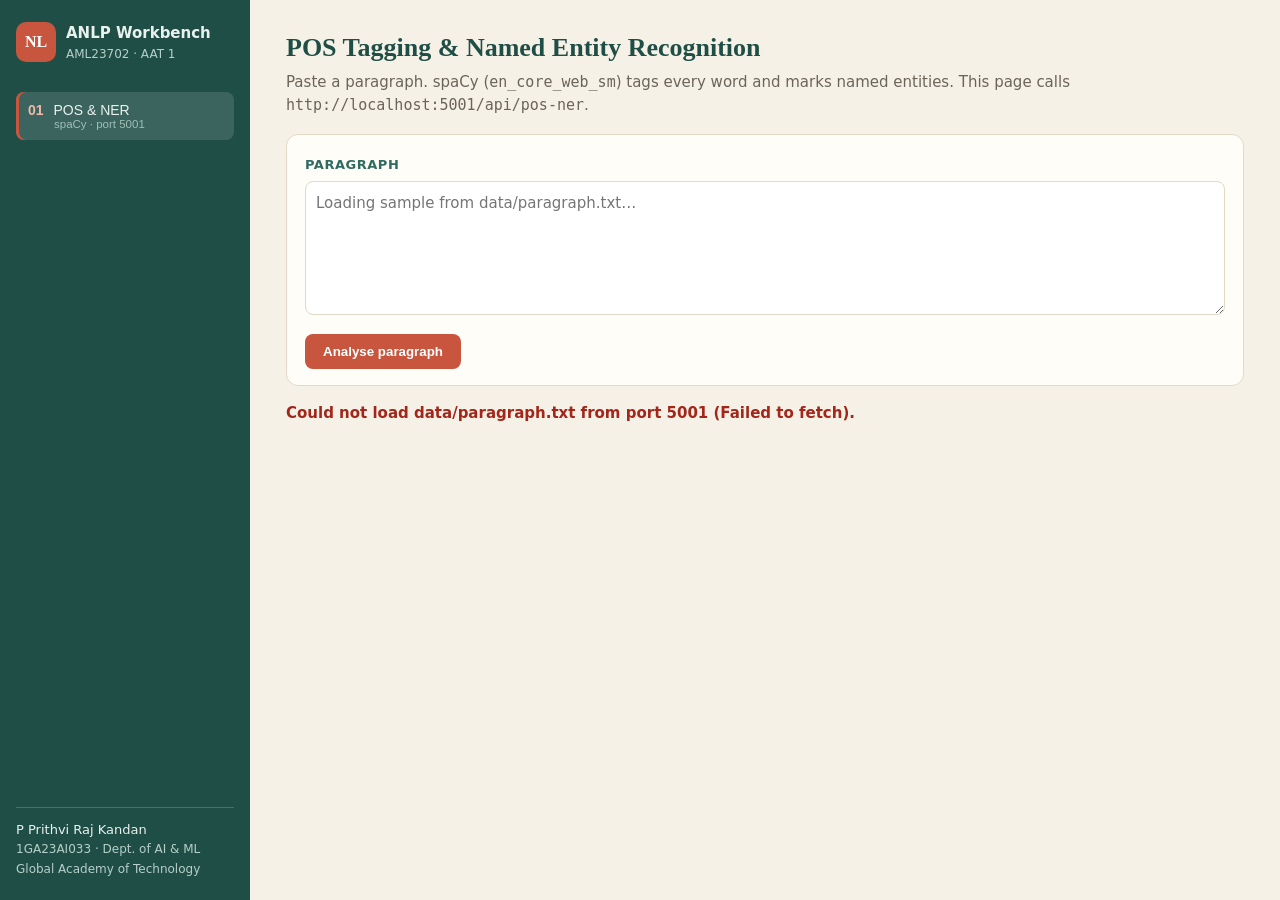
<file: AAT1/frontend/index.html>
<!DOCTYPE html>
<html lang="en">
<head>
<meta charset="UTF-8"><meta name="viewport" content="width=device-width, initial-scale=1">
<title>AAT1 · POS &amp; NER · AML23702</title>
<link rel="stylesheet" href="style.css">
</head>
<body>
<aside class="side">
  <div class="brand"><span class="mark">NL</span><div><b>ANLP Workbench</b><small>AML23702 · AAT 1</small></div></div>
  <nav id="nav">
    <button class="active"><i>01</i> POS &amp; NER <em>spaCy · port 5001</em></button>
  </nav>
  <div class="who">P Prithvi Raj Kandan<br><span>1GA23AI033 · Dept. of AI &amp; ML</span><br><span>Global Academy of Technology</span></div>
</aside>

<main>
<section id="q1">
  <header><h1>POS Tagging &amp; Named Entity Recognition</h1><p>Paste a paragraph. spaCy (<code>en_core_web_sm</code>) tags every word and marks named entities. This page calls <code>http://localhost:5001/api/pos-ner</code>.</p></header>
  <div class="card">
    <label>Paragraph</label>
    <textarea id="q1-text" rows="5" placeholder="Loading sample from data/paragraph.txt…"></textarea>
    <button class="go" id="q1-go" onclick="runQ1()">Analyse paragraph</button>
  </div>
  <div id="q1-out" class="out"></div>
</section>
</main>
<script src="app.js"></script>
</body>
</html>
</file>
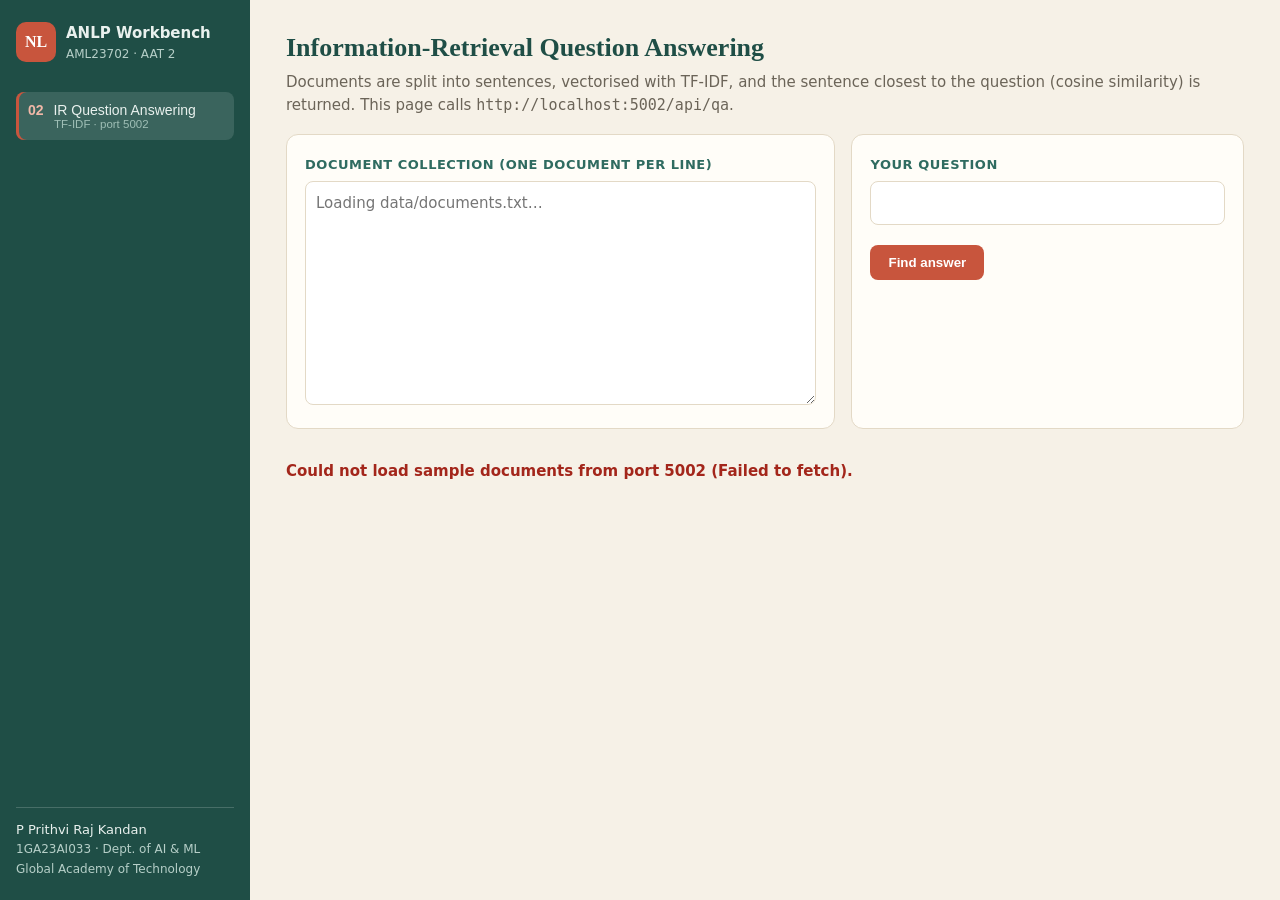
<file: AAT2/frontend/index.html>
<!DOCTYPE html>
<html lang="en">
<head>
<meta charset="UTF-8"><meta name="viewport" content="width=device-width, initial-scale=1">
<title>AAT2 · IR Question Answering · AML23702</title>
<link rel="stylesheet" href="style.css">
</head>
<body>
<aside class="side">
  <div class="brand"><span class="mark">NL</span><div><b>ANLP Workbench</b><small>AML23702 · AAT 2</small></div></div>
  <nav id="nav">
    <button class="active"><i>02</i> IR Question Answering <em>TF-IDF · port 5002</em></button>
  </nav>
  <div class="who">P Prithvi Raj Kandan<br><span>1GA23AI033 · Dept. of AI &amp; ML</span><br><span>Global Academy of Technology</span></div>
</aside>

<main>
<section id="q2">
  <header><h1>Information-Retrieval Question Answering</h1><p>Documents are split into sentences, vectorised with TF-IDF, and the sentence closest to the question (cosine similarity) is returned. This page calls <code>http://localhost:5002/api/qa</code>.</p></header>
  <div class="grid2">
    <div class="card">
      <label>Document collection (one document per line)</label>
      <textarea id="q2-docs" rows="9" placeholder="Loading data/documents.txt…"></textarea>
    </div>
    <div class="card">
      <label>Your question</label>
      <input id="q2-q" value="">
      <div class="chips" id="q2-chips" data-target="q2-q"></div>
      <button class="go" onclick="runQ2()">Find answer</button>
    </div>
  </div>
  <div id="q2-out" class="out"></div>
</section>
</main>
<script src="app.js"></script>
</body>
</html>
</file>
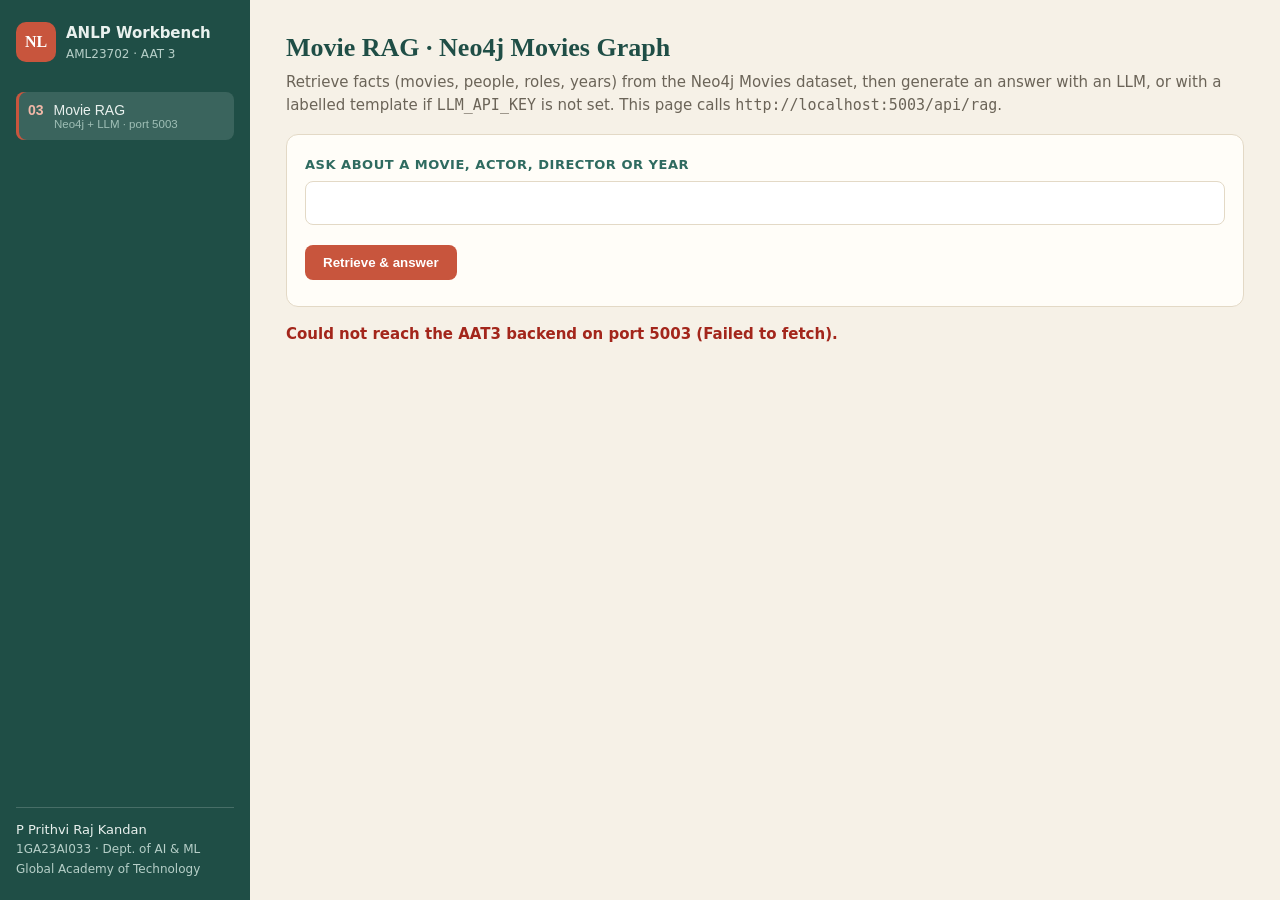
<file: AAT3/frontend/index.html>
<!DOCTYPE html>
<html lang="en">
<head>
<meta charset="UTF-8"><meta name="viewport" content="width=device-width, initial-scale=1">
<title>AAT3 · Movie RAG · AML23702</title>
<link rel="stylesheet" href="style.css">
</head>
<body>
<aside class="side">
  <div class="brand"><span class="mark">NL</span><div><b>ANLP Workbench</b><small>AML23702 · AAT 3</small></div></div>
  <nav id="nav">
    <button class="active"><i>03</i> Movie RAG <em>Neo4j + LLM · port 5003</em></button>
  </nav>
  <div class="who">P Prithvi Raj Kandan<br><span>1GA23AI033 · Dept. of AI &amp; ML</span><br><span>Global Academy of Technology</span></div>
</aside>

<main>
<section id="q3">
  <header><h1>Movie RAG · Neo4j Movies Graph</h1><p>Retrieve facts (movies, people, roles, years) from the Neo4j Movies dataset, then generate an answer with an LLM, or with a labelled template if <code>LLM_API_KEY</code> is not set. This page calls <code>http://localhost:5003/api/rag</code>.</p></header>
  <div class="card">
    <label>Ask about a movie, actor, director or year</label>
    <input id="q3-q" value="">
    <div class="chips" id="q3-chips" data-target="q3-q"></div>
    <button class="go" onclick="runQ3()">Retrieve &amp; answer</button>
    <div id="q3-status" class="status"></div>
  </div>
  <div id="q3-out" class="out"></div>
</section>
</main>
<script src="app.js"></script>
</body>
</html>
</file>
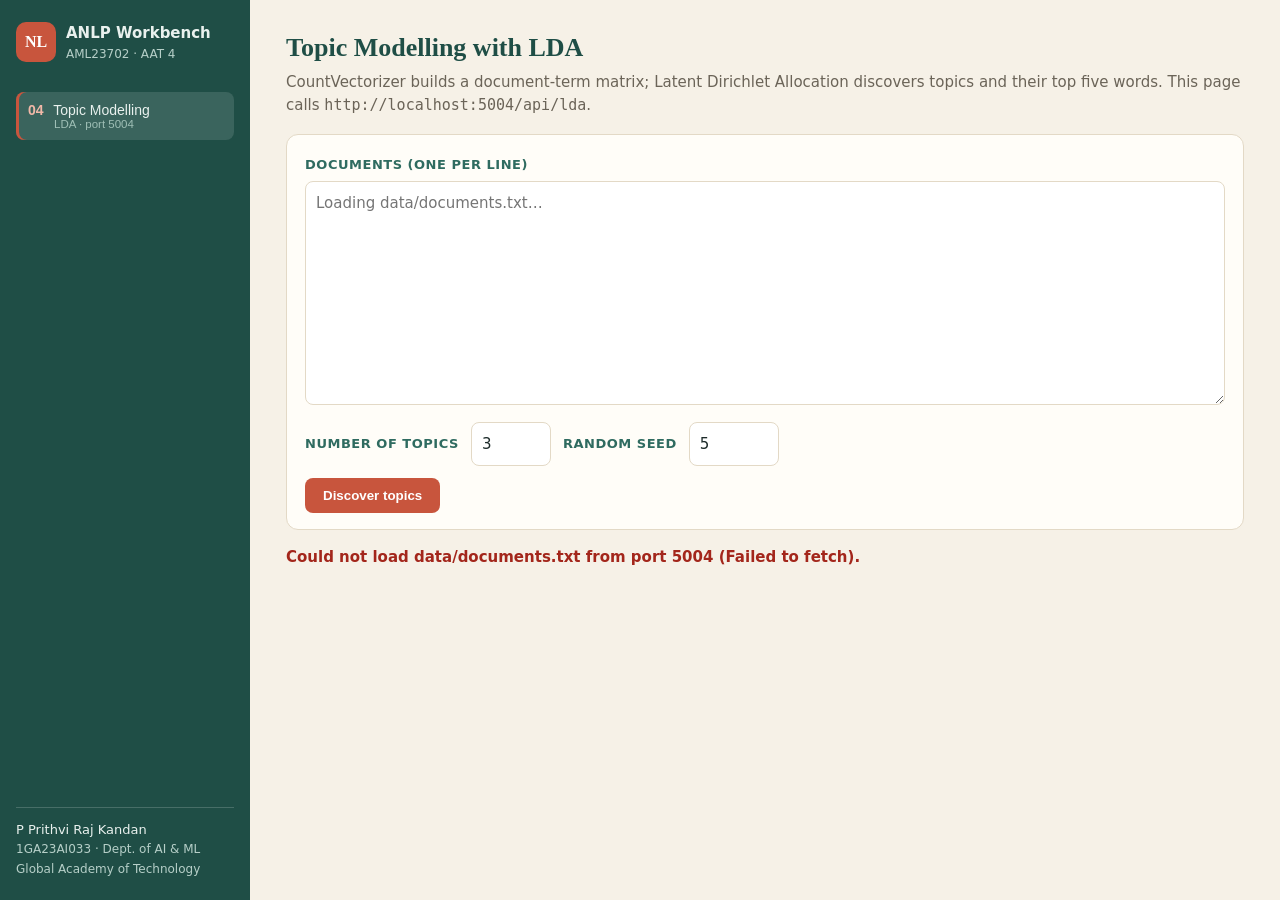
<file: AAT4/frontend/index.html>
<!DOCTYPE html>
<html lang="en">
<head>
<meta charset="UTF-8"><meta name="viewport" content="width=device-width, initial-scale=1">
<title>AAT4 · LDA Topic Modelling · AML23702</title>
<link rel="stylesheet" href="style.css">
</head>
<body>
<aside class="side">
  <div class="brand"><span class="mark">NL</span><div><b>ANLP Workbench</b><small>AML23702 · AAT 4</small></div></div>
  <nav id="nav">
    <button class="active"><i>04</i> Topic Modelling <em>LDA · port 5004</em></button>
  </nav>
  <div class="who">P Prithvi Raj Kandan<br><span>1GA23AI033 · Dept. of AI &amp; ML</span><br><span>Global Academy of Technology</span></div>
</aside>

<main>
<section id="q4">
  <header><h1>Topic Modelling with LDA</h1><p>CountVectorizer builds a document-term matrix; Latent Dirichlet Allocation discovers topics and their top five words. This page calls <code>http://localhost:5004/api/lda</code>.</p></header>
  <div class="card">
    <label>Documents (one per line)</label>
    <textarea id="q4-docs" rows="9" placeholder="Loading data/documents.txt…"></textarea>
    <div class="row"><label>Number of topics</label><input id="q4-k" type="number" value="3" min="2" max="8" style="width:80px"><label>Random seed</label><input id="q4-seed" type="number" value="5" style="width:90px"></div>
    <button class="go" onclick="runQ4()">Discover topics</button>
  </div>
  <div id="q4-out" class="out"></div>
</section>
</main>
<script src="app.js"></script>
</body>
</html>
</file>
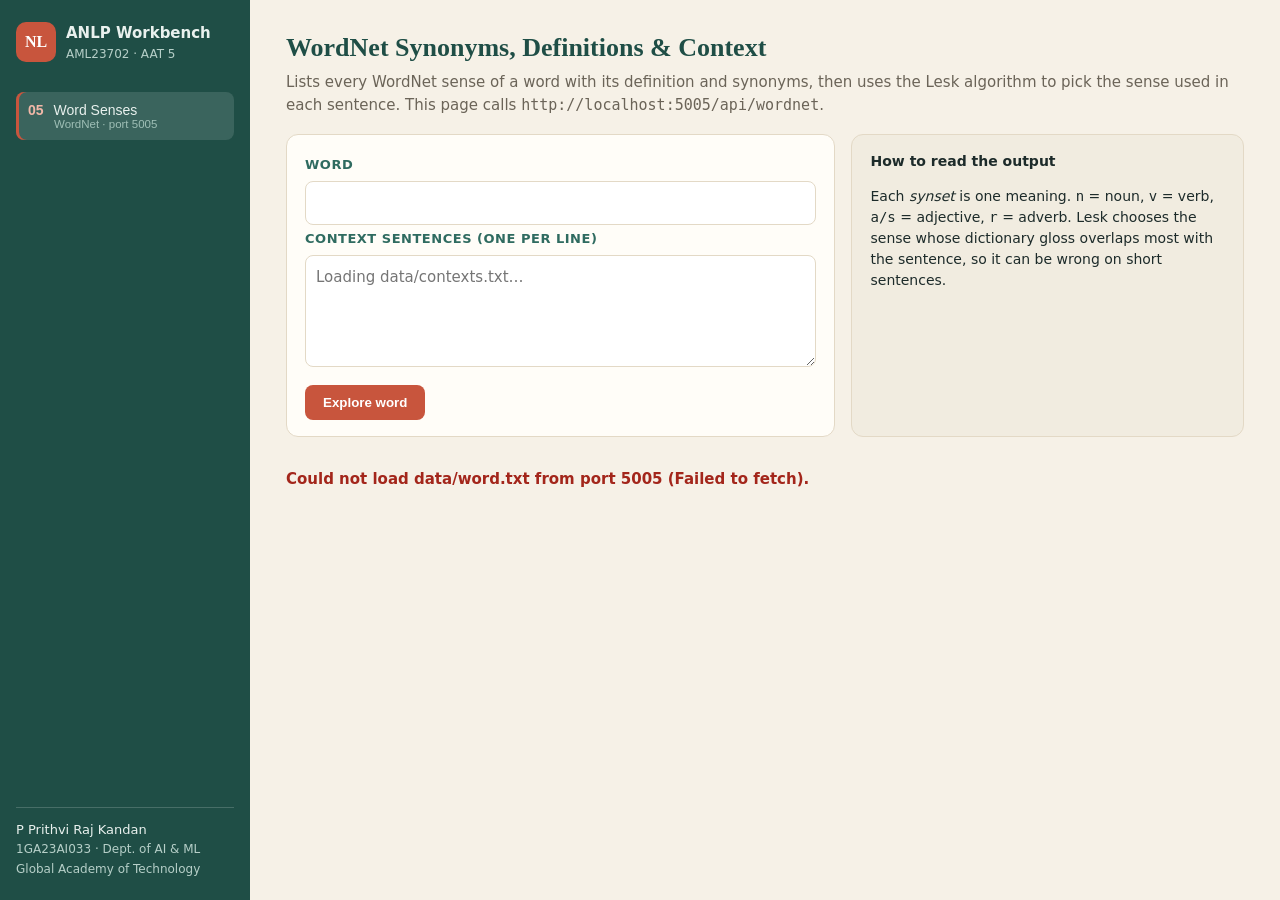
<file: AAT5/frontend/index.html>
<!DOCTYPE html>
<html lang="en">
<head>
<meta charset="UTF-8"><meta name="viewport" content="width=device-width, initial-scale=1">
<title>AAT5 · WordNet Senses · AML23702</title>
<link rel="stylesheet" href="style.css">
</head>
<body>
<aside class="side">
  <div class="brand"><span class="mark">NL</span><div><b>ANLP Workbench</b><small>AML23702 · AAT 5</small></div></div>
  <nav id="nav">
    <button class="active"><i>05</i> Word Senses <em>WordNet · port 5005</em></button>
  </nav>
  <div class="who">P Prithvi Raj Kandan<br><span>1GA23AI033 · Dept. of AI &amp; ML</span><br><span>Global Academy of Technology</span></div>
</aside>

<main>
<section id="q5">
  <header><h1>WordNet Synonyms, Definitions &amp; Context</h1><p>Lists every WordNet sense of a word with its definition and synonyms, then uses the Lesk algorithm to pick the sense used in each sentence. This page calls <code>http://localhost:5005/api/wordnet</code>.</p></header>
  <div class="grid2">
    <div class="card">
      <label>Word</label>
      <input id="q5-w" value="">
      <label>Context sentences (one per line)</label>
      <textarea id="q5-ctx" rows="4" placeholder="Loading data/contexts.txt…"></textarea>
      <button class="go" onclick="runQ5()">Explore word</button>
    </div>
    <div class="card note"><b>How to read the output</b><p>Each <i>synset</i> is one meaning. <code>n</code> = noun, <code>v</code> = verb, <code>a/s</code> = adjective, <code>r</code> = adverb. Lesk chooses the sense whose dictionary gloss overlaps most with the sentence, so it can be wrong on short sentences.</p></div>
  </div>
  <div id="q5-out" class="out"></div>
</section>
</main>
<script src="app.js"></script>
</body>
</html>
</file>
<file: AAT1/frontend/style.css>
:root{--ink:#1d2b2a;--green:#1f4e46;--green2:#2f6b60;--clay:#c8553d;--sand:#f6f1e7;--card:#fffdf8;--line:#e3d9c6;--muted:#6b6458}
*{box-sizing:border-box}
body{margin:0;display:flex;min-height:100vh;background:linear-gradient(to right,var(--green) 250px,var(--sand) 250px);color:var(--ink);font:15px/1.5 "Segoe UI",system-ui,sans-serif}
.side{width:250px;background:var(--green);color:#e9f1ee;padding:22px 16px;display:flex;flex-direction:column;position:sticky;top:0;height:100vh}
.brand{display:flex;gap:10px;align-items:center;margin-bottom:26px}
.brand .mark{width:40px;height:40px;border-radius:10px;background:var(--clay);display:grid;place-items:center;font:700 16px Georgia,serif;color:#fff}
.brand small{display:block;color:#b6cfc8;font-size:12px}
nav button{display:block;width:100%;text-align:left;background:none;border:0;color:#e9f1ee;padding:10px 12px;border-radius:8px;margin:3px 0;cursor:pointer;font-size:14px}
nav button i{font-style:normal;font-weight:700;color:#f2b8a8;margin-right:6px}
nav button em{display:block;font-style:normal;font-size:11.5px;color:#9fbfb6;margin-left:26px}
nav button.active,nav button:hover{background:rgba(255,255,255,.12)}
nav button.active{box-shadow:inset 3px 0 0 var(--clay)}
.who{margin-top:auto;font-size:13px;border-top:1px solid rgba(255,255,255,.18);padding-top:12px}
.who span{color:#b6cfc8;font-size:12px}
main{flex:1;padding:28px 36px;max-width:1150px}
.tab{display:none}.tab.show{display:block}
header h1{font-family:Georgia,serif;font-weight:600;color:var(--green);margin:0 0 4px;font-size:26px}
header p{margin:0 0 18px;color:var(--muted)}
.card{background:var(--card);border:1px solid var(--line);border-radius:12px;padding:16px 18px;margin-bottom:16px}
.card.note{background:#f1ece0;font-size:14px}
label{display:block;font-weight:600;font-size:13px;color:var(--green2);margin:4px 0 6px;text-transform:uppercase;letter-spacing:.04em}
textarea,input{width:100%;border:1px solid var(--line);border-radius:8px;padding:10px;font:inherit;background:#fff;color:var(--ink)}
textarea{resize:vertical}
.row{display:flex;gap:12px;align-items:center;margin-top:10px}.row label{margin:0}
.go{margin-top:12px;background:var(--clay);color:#fff;border:0;border-radius:8px;padding:10px 18px;font-weight:600;cursor:pointer}
.go:hover{background:#ad4430}
.grid2{display:grid;grid-template-columns:1.4fr 1fr;gap:16px}
.chips{display:flex;flex-wrap:wrap;gap:6px;margin-top:8px}
.chips span{font-size:12.5px;background:#eae3d3;border-radius:20px;padding:4px 10px;cursor:pointer}
.out h3{font-family:Georgia,serif;color:var(--green);margin:18px 0 8px;font-size:18px}
table{width:100%;border-collapse:collapse;background:var(--card);border:1px solid var(--line);border-radius:10px;overflow:hidden;font-size:13.5px}
th{background:#e8efe9;color:var(--green);text-align:left;padding:7px 10px;font-weight:600}
td{padding:6px 10px;border-top:1px solid #efe7d7}
.pos{display:inline-block;padding:1px 8px;border-radius:5px;font-size:12px;font-weight:700;background:#dfeae6;color:var(--green)}
.ent-view{background:var(--card);border:1px solid var(--line);border-radius:10px;padding:14px;line-height:2.2}
mark{padding:2px 6px;border-radius:5px;background:#f8d9cf}
mark b{font-size:10.5px;margin-left:5px;color:var(--clay)}
mark.GPE,mark.LOC{background:#d6eadf}mark.GPE b,mark.LOC b{color:#2f6b60}
mark.PERSON{background:#f3e2b3}mark.PERSON b{color:#8a5a00}
mark.DATE,mark.CARDINAL,mark.MONEY{background:#dde3f3}mark.DATE b,mark.CARDINAL b,mark.MONEY b{color:#36508a}
.answer{background:var(--green);color:#fff;border-radius:12px;padding:16px 18px;font-size:16px}
.answer small{display:block;color:#bfd8d1;font-size:12px;margin-bottom:4px;text-transform:uppercase;letter-spacing:.05em}
.bar{height:8px;background:var(--clay);border-radius:4px;display:inline-block;vertical-align:middle}
.status{margin-top:10px;font-size:12.5px;color:var(--muted)}
.tag{display:inline-block;font-size:12px;border-radius:5px;padding:2px 8px;margin:2px;background:#eae3d3}
.tag.fb{background:#fde2cf;color:#9a3b12;font-weight:600}
.topics{display:grid;grid-template-columns:repeat(auto-fill,minmax(230px,1fr));gap:12px}
.topic{background:var(--card);border:1px solid var(--line);border-top:4px solid var(--clay);border-radius:10px;padding:12px 14px}
.topic:nth-child(2){border-top-color:var(--green2)}.topic:nth-child(3){border-top-color:#d9a400}.topic:nth-child(4){border-top-color:#36508a}
.topic h4{margin:0 0 8px;font-family:Georgia,serif;color:var(--green)}
.topic div{display:flex;justify-content:space-between;font-size:13.5px;margin:3px 0}
ul.ctx{padding-left:18px;margin:6px 0;font-size:13.5px}
.err{color:#a3261b;font-weight:600}
</file>
<file: AAT2/frontend/style.css>
:root{--ink:#1d2b2a;--green:#1f4e46;--green2:#2f6b60;--clay:#c8553d;--sand:#f6f1e7;--card:#fffdf8;--line:#e3d9c6;--muted:#6b6458}
*{box-sizing:border-box}
body{margin:0;display:flex;min-height:100vh;background:linear-gradient(to right,var(--green) 250px,var(--sand) 250px);color:var(--ink);font:15px/1.5 "Segoe UI",system-ui,sans-serif}
.side{width:250px;background:var(--green);color:#e9f1ee;padding:22px 16px;display:flex;flex-direction:column;position:sticky;top:0;height:100vh}
.brand{display:flex;gap:10px;align-items:center;margin-bottom:26px}
.brand .mark{width:40px;height:40px;border-radius:10px;background:var(--clay);display:grid;place-items:center;font:700 16px Georgia,serif;color:#fff}
.brand small{display:block;color:#b6cfc8;font-size:12px}
nav button{display:block;width:100%;text-align:left;background:none;border:0;color:#e9f1ee;padding:10px 12px;border-radius:8px;margin:3px 0;cursor:pointer;font-size:14px}
nav button i{font-style:normal;font-weight:700;color:#f2b8a8;margin-right:6px}
nav button em{display:block;font-style:normal;font-size:11.5px;color:#9fbfb6;margin-left:26px}
nav button.active,nav button:hover{background:rgba(255,255,255,.12)}
nav button.active{box-shadow:inset 3px 0 0 var(--clay)}
.who{margin-top:auto;font-size:13px;border-top:1px solid rgba(255,255,255,.18);padding-top:12px}
.who span{color:#b6cfc8;font-size:12px}
main{flex:1;padding:28px 36px;max-width:1150px}
.tab{display:none}.tab.show{display:block}
header h1{font-family:Georgia,serif;font-weight:600;color:var(--green);margin:0 0 4px;font-size:26px}
header p{margin:0 0 18px;color:var(--muted)}
.card{background:var(--card);border:1px solid var(--line);border-radius:12px;padding:16px 18px;margin-bottom:16px}
.card.note{background:#f1ece0;font-size:14px}
label{display:block;font-weight:600;font-size:13px;color:var(--green2);margin:4px 0 6px;text-transform:uppercase;letter-spacing:.04em}
textarea,input{width:100%;border:1px solid var(--line);border-radius:8px;padding:10px;font:inherit;background:#fff;color:var(--ink)}
textarea{resize:vertical}
.row{display:flex;gap:12px;align-items:center;margin-top:10px}.row label{margin:0}
.go{margin-top:12px;background:var(--clay);color:#fff;border:0;border-radius:8px;padding:10px 18px;font-weight:600;cursor:pointer}
.go:hover{background:#ad4430}
.grid2{display:grid;grid-template-columns:1.4fr 1fr;gap:16px}
.chips{display:flex;flex-wrap:wrap;gap:6px;margin-top:8px}
.chips span{font-size:12.5px;background:#eae3d3;border-radius:20px;padding:4px 10px;cursor:pointer}
.out h3{font-family:Georgia,serif;color:var(--green);margin:18px 0 8px;font-size:18px}
table{width:100%;border-collapse:collapse;background:var(--card);border:1px solid var(--line);border-radius:10px;overflow:hidden;font-size:13.5px}
th{background:#e8efe9;color:var(--green);text-align:left;padding:7px 10px;font-weight:600}
td{padding:6px 10px;border-top:1px solid #efe7d7}
.pos{display:inline-block;padding:1px 8px;border-radius:5px;font-size:12px;font-weight:700;background:#dfeae6;color:var(--green)}
.ent-view{background:var(--card);border:1px solid var(--line);border-radius:10px;padding:14px;line-height:2.2}
mark{padding:2px 6px;border-radius:5px;background:#f8d9cf}
mark b{font-size:10.5px;margin-left:5px;color:var(--clay)}
mark.GPE,mark.LOC{background:#d6eadf}mark.GPE b,mark.LOC b{color:#2f6b60}
mark.PERSON{background:#f3e2b3}mark.PERSON b{color:#8a5a00}
mark.DATE,mark.CARDINAL,mark.MONEY{background:#dde3f3}mark.DATE b,mark.CARDINAL b,mark.MONEY b{color:#36508a}
.answer{background:var(--green);color:#fff;border-radius:12px;padding:16px 18px;font-size:16px}
.answer small{display:block;color:#bfd8d1;font-size:12px;margin-bottom:4px;text-transform:uppercase;letter-spacing:.05em}
.bar{height:8px;background:var(--clay);border-radius:4px;display:inline-block;vertical-align:middle}
.status{margin-top:10px;font-size:12.5px;color:var(--muted)}
.tag{display:inline-block;font-size:12px;border-radius:5px;padding:2px 8px;margin:2px;background:#eae3d3}
.tag.fb{background:#fde2cf;color:#9a3b12;font-weight:600}
.topics{display:grid;grid-template-columns:repeat(auto-fill,minmax(230px,1fr));gap:12px}
.topic{background:var(--card);border:1px solid var(--line);border-top:4px solid var(--clay);border-radius:10px;padding:12px 14px}
.topic:nth-child(2){border-top-color:var(--green2)}.topic:nth-child(3){border-top-color:#d9a400}.topic:nth-child(4){border-top-color:#36508a}
.topic h4{margin:0 0 8px;font-family:Georgia,serif;color:var(--green)}
.topic div{display:flex;justify-content:space-between;font-size:13.5px;margin:3px 0}
ul.ctx{padding-left:18px;margin:6px 0;font-size:13.5px}
.err{color:#a3261b;font-weight:600}
</file>
<file: AAT3/frontend/style.css>
:root{--ink:#1d2b2a;--green:#1f4e46;--green2:#2f6b60;--clay:#c8553d;--sand:#f6f1e7;--card:#fffdf8;--line:#e3d9c6;--muted:#6b6458}
*{box-sizing:border-box}
body{margin:0;display:flex;min-height:100vh;background:linear-gradient(to right,var(--green) 250px,var(--sand) 250px);color:var(--ink);font:15px/1.5 "Segoe UI",system-ui,sans-serif}
.side{width:250px;background:var(--green);color:#e9f1ee;padding:22px 16px;display:flex;flex-direction:column;position:sticky;top:0;height:100vh}
.brand{display:flex;gap:10px;align-items:center;margin-bottom:26px}
.brand .mark{width:40px;height:40px;border-radius:10px;background:var(--clay);display:grid;place-items:center;font:700 16px Georgia,serif;color:#fff}
.brand small{display:block;color:#b6cfc8;font-size:12px}
nav button{display:block;width:100%;text-align:left;background:none;border:0;color:#e9f1ee;padding:10px 12px;border-radius:8px;margin:3px 0;cursor:pointer;font-size:14px}
nav button i{font-style:normal;font-weight:700;color:#f2b8a8;margin-right:6px}
nav button em{display:block;font-style:normal;font-size:11.5px;color:#9fbfb6;margin-left:26px}
nav button.active,nav button:hover{background:rgba(255,255,255,.12)}
nav button.active{box-shadow:inset 3px 0 0 var(--clay)}
.who{margin-top:auto;font-size:13px;border-top:1px solid rgba(255,255,255,.18);padding-top:12px}
.who span{color:#b6cfc8;font-size:12px}
main{flex:1;padding:28px 36px;max-width:1150px}
.tab{display:none}.tab.show{display:block}
header h1{font-family:Georgia,serif;font-weight:600;color:var(--green);margin:0 0 4px;font-size:26px}
header p{margin:0 0 18px;color:var(--muted)}
.card{background:var(--card);border:1px solid var(--line);border-radius:12px;padding:16px 18px;margin-bottom:16px}
.card.note{background:#f1ece0;font-size:14px}
label{display:block;font-weight:600;font-size:13px;color:var(--green2);margin:4px 0 6px;text-transform:uppercase;letter-spacing:.04em}
textarea,input{width:100%;border:1px solid var(--line);border-radius:8px;padding:10px;font:inherit;background:#fff;color:var(--ink)}
textarea{resize:vertical}
.row{display:flex;gap:12px;align-items:center;margin-top:10px}.row label{margin:0}
.go{margin-top:12px;background:var(--clay);color:#fff;border:0;border-radius:8px;padding:10px 18px;font-weight:600;cursor:pointer}
.go:hover{background:#ad4430}
.grid2{display:grid;grid-template-columns:1.4fr 1fr;gap:16px}
.chips{display:flex;flex-wrap:wrap;gap:6px;margin-top:8px}
.chips span{font-size:12.5px;background:#eae3d3;border-radius:20px;padding:4px 10px;cursor:pointer}
.out h3{font-family:Georgia,serif;color:var(--green);margin:18px 0 8px;font-size:18px}
table{width:100%;border-collapse:collapse;background:var(--card);border:1px solid var(--line);border-radius:10px;overflow:hidden;font-size:13.5px}
th{background:#e8efe9;color:var(--green);text-align:left;padding:7px 10px;font-weight:600}
td{padding:6px 10px;border-top:1px solid #efe7d7}
.pos{display:inline-block;padding:1px 8px;border-radius:5px;font-size:12px;font-weight:700;background:#dfeae6;color:var(--green)}
.ent-view{background:var(--card);border:1px solid var(--line);border-radius:10px;padding:14px;line-height:2.2}
mark{padding:2px 6px;border-radius:5px;background:#f8d9cf}
mark b{font-size:10.5px;margin-left:5px;color:var(--clay)}
mark.GPE,mark.LOC{background:#d6eadf}mark.GPE b,mark.LOC b{color:#2f6b60}
mark.PERSON{background:#f3e2b3}mark.PERSON b{color:#8a5a00}
mark.DATE,mark.CARDINAL,mark.MONEY{background:#dde3f3}mark.DATE b,mark.CARDINAL b,mark.MONEY b{color:#36508a}
.answer{background:var(--green);color:#fff;border-radius:12px;padding:16px 18px;font-size:16px}
.answer small{display:block;color:#bfd8d1;font-size:12px;margin-bottom:4px;text-transform:uppercase;letter-spacing:.05em}
.bar{height:8px;background:var(--clay);border-radius:4px;display:inline-block;vertical-align:middle}
.status{margin-top:10px;font-size:12.5px;color:var(--muted)}
.tag{display:inline-block;font-size:12px;border-radius:5px;padding:2px 8px;margin:2px;background:#eae3d3}
.tag.fb{background:#fde2cf;color:#9a3b12;font-weight:600}
.topics{display:grid;grid-template-columns:repeat(auto-fill,minmax(230px,1fr));gap:12px}
.topic{background:var(--card);border:1px solid var(--line);border-top:4px solid var(--clay);border-radius:10px;padding:12px 14px}
.topic:nth-child(2){border-top-color:var(--green2)}.topic:nth-child(3){border-top-color:#d9a400}.topic:nth-child(4){border-top-color:#36508a}
.topic h4{margin:0 0 8px;font-family:Georgia,serif;color:var(--green)}
.topic div{display:flex;justify-content:space-between;font-size:13.5px;margin:3px 0}
ul.ctx{padding-left:18px;margin:6px 0;font-size:13.5px}
.err{color:#a3261b;font-weight:600}
</file>
<file: AAT4/frontend/style.css>
:root{--ink:#1d2b2a;--green:#1f4e46;--green2:#2f6b60;--clay:#c8553d;--sand:#f6f1e7;--card:#fffdf8;--line:#e3d9c6;--muted:#6b6458}
*{box-sizing:border-box}
body{margin:0;display:flex;min-height:100vh;background:linear-gradient(to right,var(--green) 250px,var(--sand) 250px);color:var(--ink);font:15px/1.5 "Segoe UI",system-ui,sans-serif}
.side{width:250px;background:var(--green);color:#e9f1ee;padding:22px 16px;display:flex;flex-direction:column;position:sticky;top:0;height:100vh}
.brand{display:flex;gap:10px;align-items:center;margin-bottom:26px}
.brand .mark{width:40px;height:40px;border-radius:10px;background:var(--clay);display:grid;place-items:center;font:700 16px Georgia,serif;color:#fff}
.brand small{display:block;color:#b6cfc8;font-size:12px}
nav button{display:block;width:100%;text-align:left;background:none;border:0;color:#e9f1ee;padding:10px 12px;border-radius:8px;margin:3px 0;cursor:pointer;font-size:14px}
nav button i{font-style:normal;font-weight:700;color:#f2b8a8;margin-right:6px}
nav button em{display:block;font-style:normal;font-size:11.5px;color:#9fbfb6;margin-left:26px}
nav button.active,nav button:hover{background:rgba(255,255,255,.12)}
nav button.active{box-shadow:inset 3px 0 0 var(--clay)}
.who{margin-top:auto;font-size:13px;border-top:1px solid rgba(255,255,255,.18);padding-top:12px}
.who span{color:#b6cfc8;font-size:12px}
main{flex:1;padding:28px 36px;max-width:1150px}
.tab{display:none}.tab.show{display:block}
header h1{font-family:Georgia,serif;font-weight:600;color:var(--green);margin:0 0 4px;font-size:26px}
header p{margin:0 0 18px;color:var(--muted)}
.card{background:var(--card);border:1px solid var(--line);border-radius:12px;padding:16px 18px;margin-bottom:16px}
.card.note{background:#f1ece0;font-size:14px}
label{display:block;font-weight:600;font-size:13px;color:var(--green2);margin:4px 0 6px;text-transform:uppercase;letter-spacing:.04em}
textarea,input{width:100%;border:1px solid var(--line);border-radius:8px;padding:10px;font:inherit;background:#fff;color:var(--ink)}
textarea{resize:vertical}
.row{display:flex;gap:12px;align-items:center;margin-top:10px}.row label{margin:0}
.go{margin-top:12px;background:var(--clay);color:#fff;border:0;border-radius:8px;padding:10px 18px;font-weight:600;cursor:pointer}
.go:hover{background:#ad4430}
.grid2{display:grid;grid-template-columns:1.4fr 1fr;gap:16px}
.chips{display:flex;flex-wrap:wrap;gap:6px;margin-top:8px}
.chips span{font-size:12.5px;background:#eae3d3;border-radius:20px;padding:4px 10px;cursor:pointer}
.out h3{font-family:Georgia,serif;color:var(--green);margin:18px 0 8px;font-size:18px}
table{width:100%;border-collapse:collapse;background:var(--card);border:1px solid var(--line);border-radius:10px;overflow:hidden;font-size:13.5px}
th{background:#e8efe9;color:var(--green);text-align:left;padding:7px 10px;font-weight:600}
td{padding:6px 10px;border-top:1px solid #efe7d7}
.pos{display:inline-block;padding:1px 8px;border-radius:5px;font-size:12px;font-weight:700;background:#dfeae6;color:var(--green)}
.ent-view{background:var(--card);border:1px solid var(--line);border-radius:10px;padding:14px;line-height:2.2}
mark{padding:2px 6px;border-radius:5px;background:#f8d9cf}
mark b{font-size:10.5px;margin-left:5px;color:var(--clay)}
mark.GPE,mark.LOC{background:#d6eadf}mark.GPE b,mark.LOC b{color:#2f6b60}
mark.PERSON{background:#f3e2b3}mark.PERSON b{color:#8a5a00}
mark.DATE,mark.CARDINAL,mark.MONEY{background:#dde3f3}mark.DATE b,mark.CARDINAL b,mark.MONEY b{color:#36508a}
.answer{background:var(--green);color:#fff;border-radius:12px;padding:16px 18px;font-size:16px}
.answer small{display:block;color:#bfd8d1;font-size:12px;margin-bottom:4px;text-transform:uppercase;letter-spacing:.05em}
.bar{height:8px;background:var(--clay);border-radius:4px;display:inline-block;vertical-align:middle}
.status{margin-top:10px;font-size:12.5px;color:var(--muted)}
.tag{display:inline-block;font-size:12px;border-radius:5px;padding:2px 8px;margin:2px;background:#eae3d3}
.tag.fb{background:#fde2cf;color:#9a3b12;font-weight:600}
.topics{display:grid;grid-template-columns:repeat(auto-fill,minmax(230px,1fr));gap:12px}
.topic{background:var(--card);border:1px solid var(--line);border-top:4px solid var(--clay);border-radius:10px;padding:12px 14px}
.topic:nth-child(2){border-top-color:var(--green2)}.topic:nth-child(3){border-top-color:#d9a400}.topic:nth-child(4){border-top-color:#36508a}
.topic h4{margin:0 0 8px;font-family:Georgia,serif;color:var(--green)}
.topic div{display:flex;justify-content:space-between;font-size:13.5px;margin:3px 0}
ul.ctx{padding-left:18px;margin:6px 0;font-size:13.5px}
.err{color:#a3261b;font-weight:600}
</file>
<file: AAT5/frontend/style.css>
:root{--ink:#1d2b2a;--green:#1f4e46;--green2:#2f6b60;--clay:#c8553d;--sand:#f6f1e7;--card:#fffdf8;--line:#e3d9c6;--muted:#6b6458}
*{box-sizing:border-box}
body{margin:0;display:flex;min-height:100vh;background:linear-gradient(to right,var(--green) 250px,var(--sand) 250px);color:var(--ink);font:15px/1.5 "Segoe UI",system-ui,sans-serif}
.side{width:250px;background:var(--green);color:#e9f1ee;padding:22px 16px;display:flex;flex-direction:column;position:sticky;top:0;height:100vh}
.brand{display:flex;gap:10px;align-items:center;margin-bottom:26px}
.brand .mark{width:40px;height:40px;border-radius:10px;background:var(--clay);display:grid;place-items:center;font:700 16px Georgia,serif;color:#fff}
.brand small{display:block;color:#b6cfc8;font-size:12px}
nav button{display:block;width:100%;text-align:left;background:none;border:0;color:#e9f1ee;padding:10px 12px;border-radius:8px;margin:3px 0;cursor:pointer;font-size:14px}
nav button i{font-style:normal;font-weight:700;color:#f2b8a8;margin-right:6px}
nav button em{display:block;font-style:normal;font-size:11.5px;color:#9fbfb6;margin-left:26px}
nav button.active,nav button:hover{background:rgba(255,255,255,.12)}
nav button.active{box-shadow:inset 3px 0 0 var(--clay)}
.who{margin-top:auto;font-size:13px;border-top:1px solid rgba(255,255,255,.18);padding-top:12px}
.who span{color:#b6cfc8;font-size:12px}
main{flex:1;padding:28px 36px;max-width:1150px}
.tab{display:none}.tab.show{display:block}
header h1{font-family:Georgia,serif;font-weight:600;color:var(--green);margin:0 0 4px;font-size:26px}
header p{margin:0 0 18px;color:var(--muted)}
.card{background:var(--card);border:1px solid var(--line);border-radius:12px;padding:16px 18px;margin-bottom:16px}
.card.note{background:#f1ece0;font-size:14px}
label{display:block;font-weight:600;font-size:13px;color:var(--green2);margin:4px 0 6px;text-transform:uppercase;letter-spacing:.04em}
textarea,input{width:100%;border:1px solid var(--line);border-radius:8px;padding:10px;font:inherit;background:#fff;color:var(--ink)}
textarea{resize:vertical}
.row{display:flex;gap:12px;align-items:center;margin-top:10px}.row label{margin:0}
.go{margin-top:12px;background:var(--clay);color:#fff;border:0;border-radius:8px;padding:10px 18px;font-weight:600;cursor:pointer}
.go:hover{background:#ad4430}
.grid2{display:grid;grid-template-columns:1.4fr 1fr;gap:16px}
.chips{display:flex;flex-wrap:wrap;gap:6px;margin-top:8px}
.chips span{font-size:12.5px;background:#eae3d3;border-radius:20px;padding:4px 10px;cursor:pointer}
.out h3{font-family:Georgia,serif;color:var(--green);margin:18px 0 8px;font-size:18px}
table{width:100%;border-collapse:collapse;background:var(--card);border:1px solid var(--line);border-radius:10px;overflow:hidden;font-size:13.5px}
th{background:#e8efe9;color:var(--green);text-align:left;padding:7px 10px;font-weight:600}
td{padding:6px 10px;border-top:1px solid #efe7d7}
.pos{display:inline-block;padding:1px 8px;border-radius:5px;font-size:12px;font-weight:700;background:#dfeae6;color:var(--green)}
.ent-view{background:var(--card);border:1px solid var(--line);border-radius:10px;padding:14px;line-height:2.2}
mark{padding:2px 6px;border-radius:5px;background:#f8d9cf}
mark b{font-size:10.5px;margin-left:5px;color:var(--clay)}
mark.GPE,mark.LOC{background:#d6eadf}mark.GPE b,mark.LOC b{color:#2f6b60}
mark.PERSON{background:#f3e2b3}mark.PERSON b{color:#8a5a00}
mark.DATE,mark.CARDINAL,mark.MONEY{background:#dde3f3}mark.DATE b,mark.CARDINAL b,mark.MONEY b{color:#36508a}
.answer{background:var(--green);color:#fff;border-radius:12px;padding:16px 18px;font-size:16px}
.answer small{display:block;color:#bfd8d1;font-size:12px;margin-bottom:4px;text-transform:uppercase;letter-spacing:.05em}
.bar{height:8px;background:var(--clay);border-radius:4px;display:inline-block;vertical-align:middle}
.status{margin-top:10px;font-size:12.5px;color:var(--muted)}
.tag{display:inline-block;font-size:12px;border-radius:5px;padding:2px 8px;margin:2px;background:#eae3d3}
.tag.fb{background:#fde2cf;color:#9a3b12;font-weight:600}
.topics{display:grid;grid-template-columns:repeat(auto-fill,minmax(230px,1fr));gap:12px}
.topic{background:var(--card);border:1px solid var(--line);border-top:4px solid var(--clay);border-radius:10px;padding:12px 14px}
.topic:nth-child(2){border-top-color:var(--green2)}.topic:nth-child(3){border-top-color:#d9a400}.topic:nth-child(4){border-top-color:#36508a}
.topic h4{margin:0 0 8px;font-family:Georgia,serif;color:var(--green)}
.topic div{display:flex;justify-content:space-between;font-size:13.5px;margin:3px 0}
ul.ctx{padding-left:18px;margin:6px 0;font-size:13.5px}
.err{color:#a3261b;font-weight:600}
</file>
